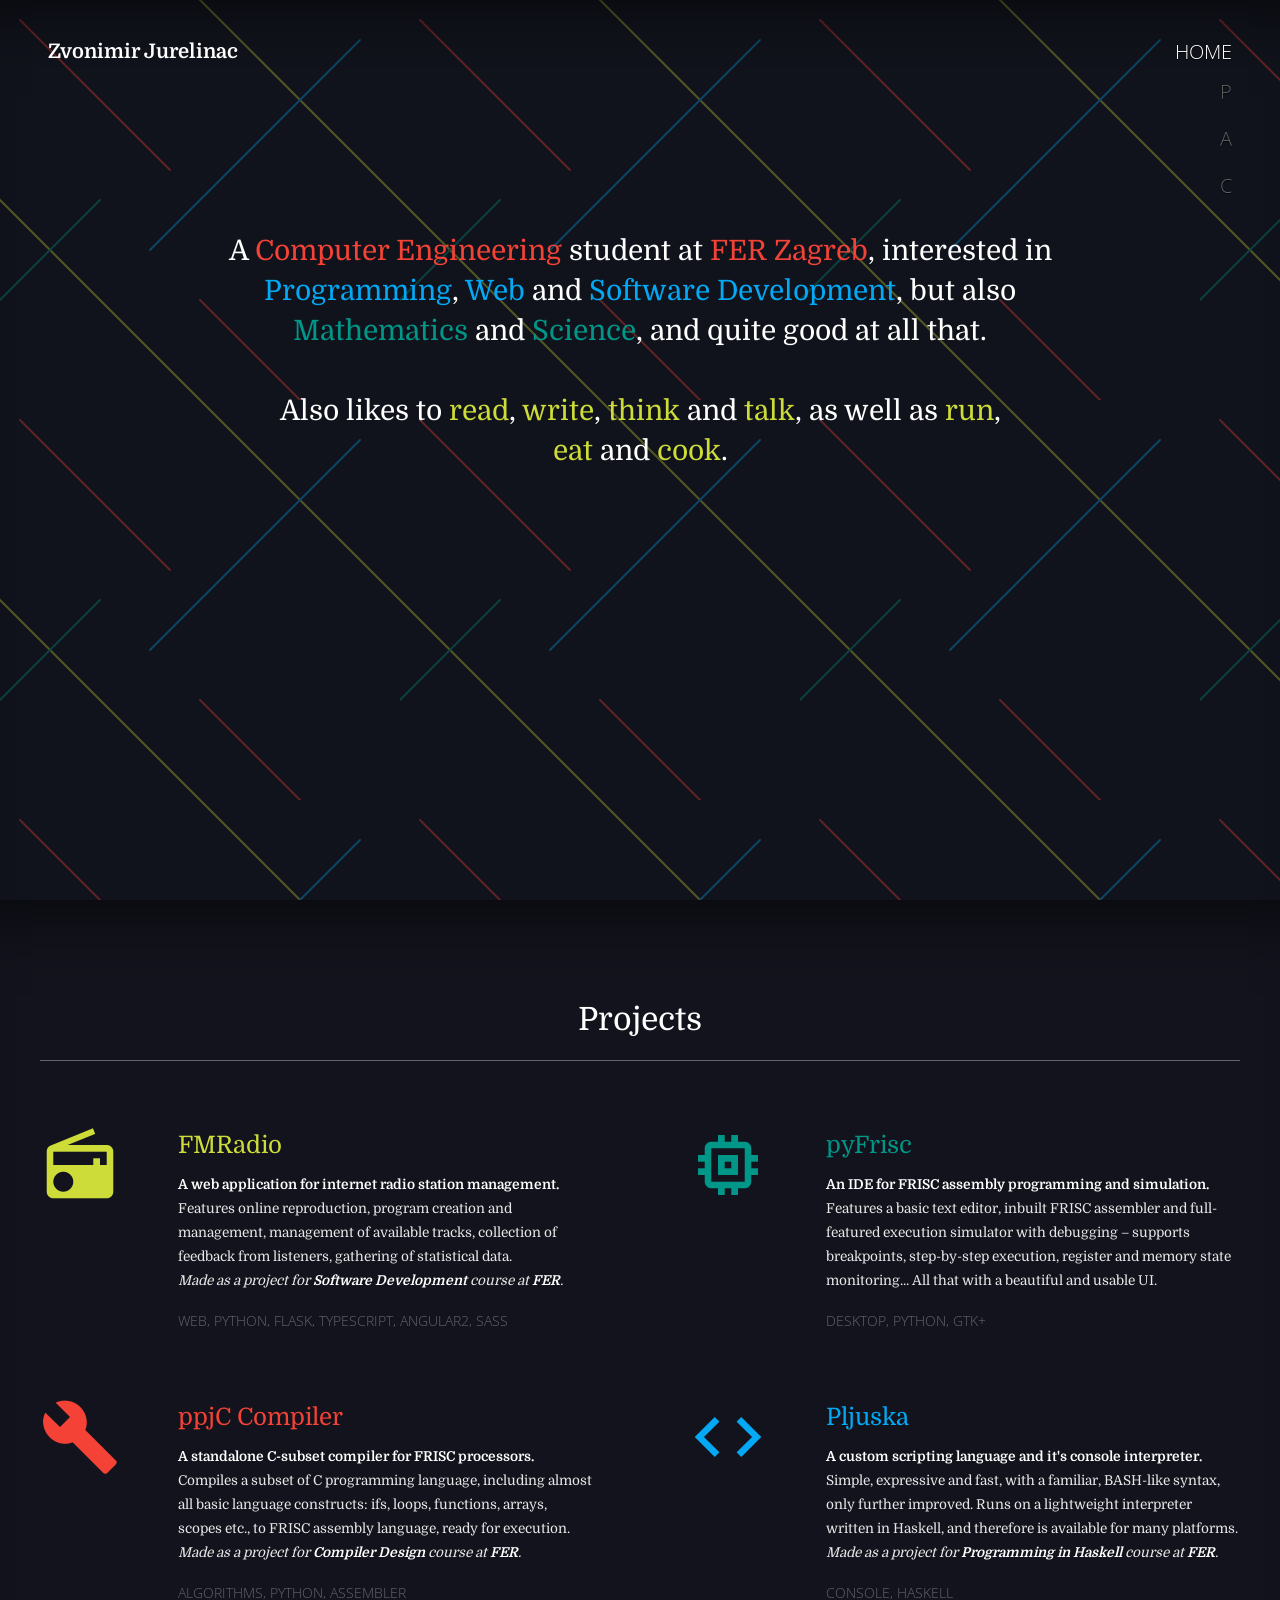
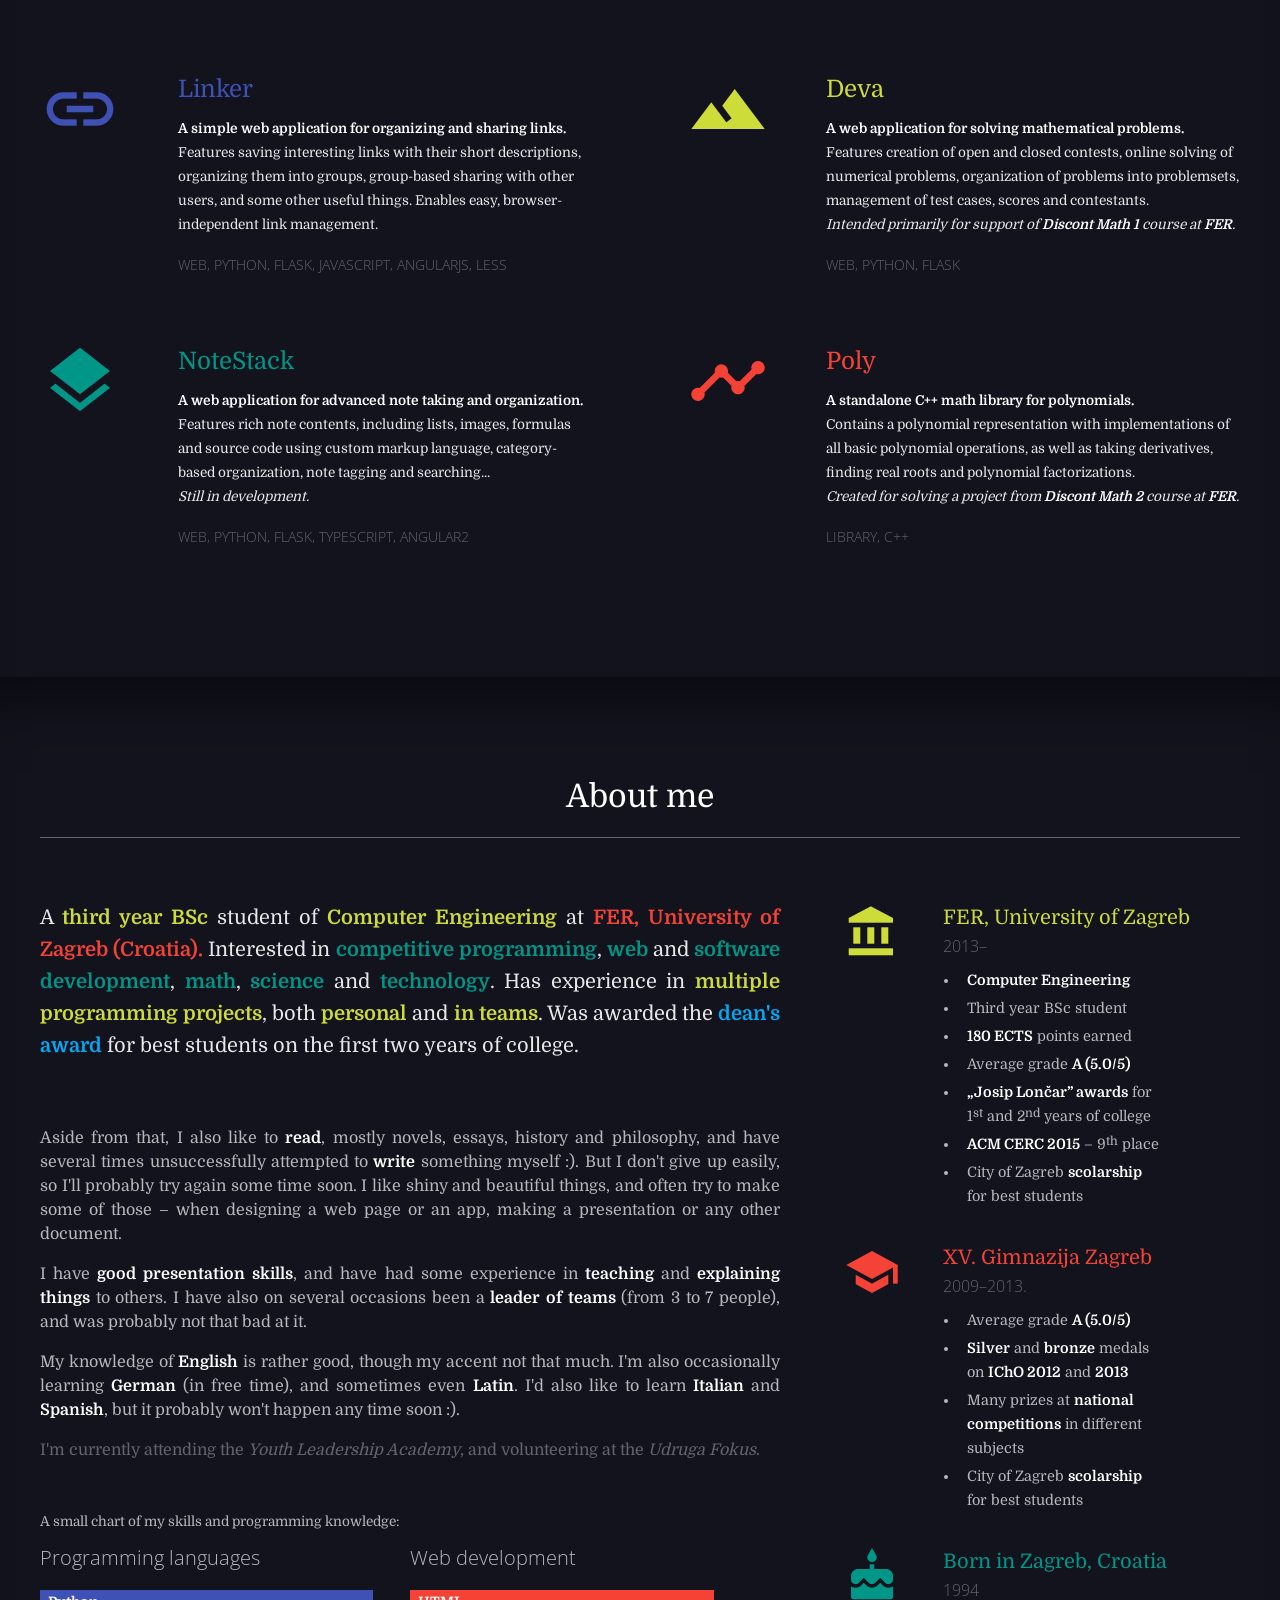
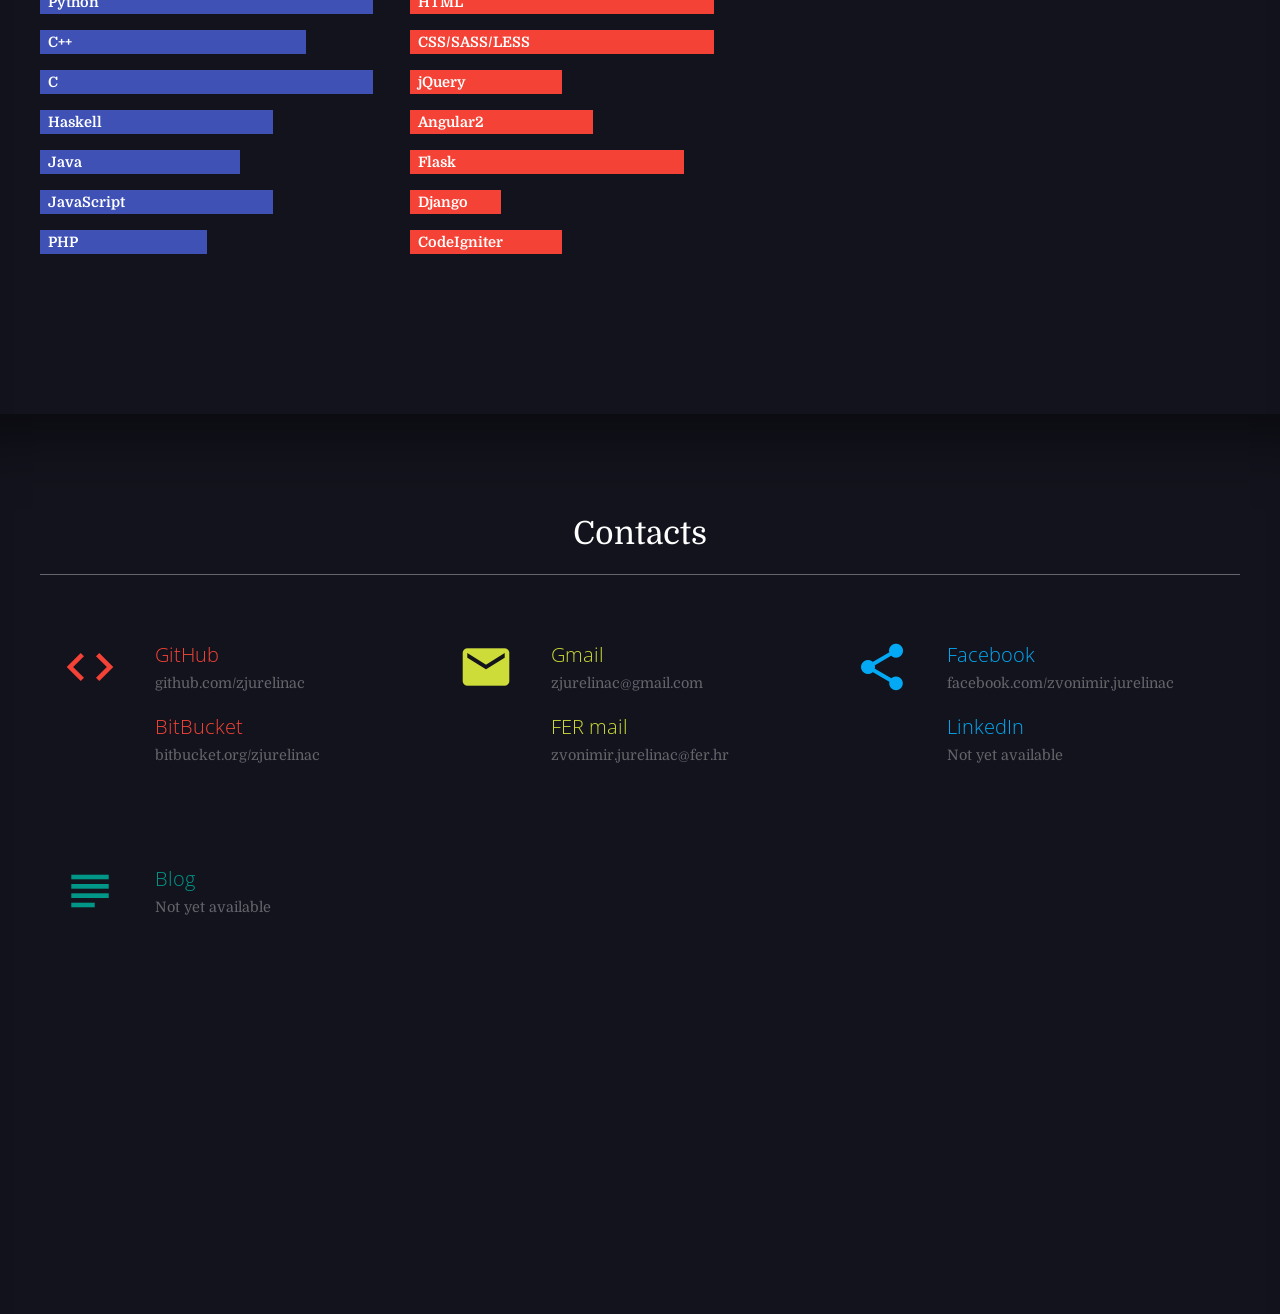
<file: index.html>
<!DOCTYPE html>
<html>
<head>
    <meta charset="UTF-8">
    <title>Zvonimir Jurelinac &ndash; Personal web page</title>
    <link href='https://fonts.googleapis.com/css?family=Open+Sans:300' rel='stylesheet' type='text/css'>
    <link href='https://fonts.googleapis.com/css?family=Domine:400,700&subset=latin,latin-ext' rel='stylesheet' type='text/css'>
    <link rel="stylesheet" href="https://fonts.googleapis.com/icon?family=Material+Icons">
    <link rel="stylesheet" href="./css/default.css">
    <script src="https://code.jquery.com/jquery-1.12.0.min.js"></script>
    <script>
        $( document ).ready( function(){
            var projectsStart = $( '#projects_section' ).offset().top;
            var aboutStart = $( '#about_section' ).offset().top;
            var contactsStart = $( '#contacts_section' ).offset().top;

            var navLinks = $( '.c-primary-nav__item' );

            var homeLink = $( '#home_link' );
            var projectsLink = $( '#projects_link' );
            var aboutLink = $( '#about_link' );
            var contactsLink = $( '#contacts_link' );

            console.log( [ projectsStart, aboutStart, contactsStart ] );

            var getActiveSection = function(){
                var fromTop = $( window ).scrollTop();

                navLinks.removeClass( 'is-active' );

                if( fromTop < projectsStart )
                    homeLink.addClass( 'is-active' );
                else if( fromTop < aboutStart )
                    projectsLink.addClass( 'is-active' );
                else if( fromTop < contactsStart )
                    aboutLink.addClass( 'is-active' );
                else
                    contactsLink.addClass( 'is-active' );
            }
            $( window ).scroll( getActiveSection );
        });
    </script>
</head>
<body>
    <header class="c-primary-header">
        <div class="c-page-title">Zvonimir Jurelinac</div>
    </header>
    <nav class="c-primary-nav">
        <ul>
            <li class="c-primary-nav__item o-emph-text is-active" id="home_link"><a href="#home_section">Home</a></li>
            <li class="c-primary-nav__item o-emph-text" id="projects_link"><a href="#projects_section">Projects</a></li>
            <li class="c-primary-nav__item o-emph-text" id="about_link"><a href="#about_section">About</a></li>
            <li class="c-primary-nav__item o-emph-text" id="contacts_link"><a href="#contacts_section">Contacts</a></li>
        </ul>
    </nav>
    <div class="o-site-section c-heading-section" id="home_section">
        <div class="o-grid-container o-site-section-container">
            <h2 class="c-heading-section__text">
                A <span class="o-stand-out-one">Computer Engineering</span> student at <span class="o-stand-out-one">FER Zagreb</span>,
                interested in <span class="o-stand-out-two">Programming</span>,
                <span class="o-stand-out-two">Web</span> and <span class="o-stand-out-two">Software Development</span>,
                but also <span class="o-stand-out-three">Mathematics</span>
                and <span class="o-stand-out-three">Science</span>,
                and quite good at all that.
                <br><br>
                Also likes to <span class="o-stand-out-four">read</span>,
                <span class="o-stand-out-four">write</span>,
                <span class="o-stand-out-four">think</span> and
                <span class="o-stand-out-four">talk</span>,
                as well as <span class="o-stand-out-four">run</span>,
                <br>
                <span class="o-stand-out-four">eat</span> and
                <span class="o-stand-out-four">cook</span>.</h2>
        </div>
    </div>
    <div class="o-site-section c-projects-section" id="projects_section">
        <div class="o-grid-container o-site-section-container">
            <h1 class="o-site-section__title">Projects</h1>
            <div class="o-site-section__content">
                <div class="c-projects-list">
                    <div class="c-project__wrapper">
                        <div class="c-project">
                            <div class="o-col-alpha o-col-1-4">
                                <div class="c-project__logo">&#xE03E;</div>
                            </div>
                            <div class="o-col-beta o-col-3-4 c-project__body">
                                <h3 class="c-project__name"><a href="http://fmpostaja.tk" class="o-stand-out-four">FMRadio</a></h3>
                                <div class="c-project__descr">
                                    <p><b>A web application for internet radio station management.</b><br>
                                    Features online reproduction, program creation and management, management of available tracks, collection of feedback from listeners, gathering of statistical data.<br> <i>Made as a project for <b>Software Development</b> course at <b>FER</b>.</i>
                                   </p>
                                </div>
                                <div class="c-project__reqs">Web, Python, Flask, TypeScript, Angular2, SASS</div>
                            </div>
                        </div>
                    </div>
                    <div class="c-project__wrapper">
                        <div class="c-project">
                            <div class="o-col-alpha o-col-1-4">
                                <div class="c-project__logo">&#xE322;</div>
                            </div>
                            <div class="o-col-beta o-col-3-4 c-project__body">
                                <h3 class="c-project__name"><a href="https://github.com/zjurelinac/pyFrisc" class="o-stand-out-three">pyFrisc</a></h3>
                                <div class="c-project__descr">
                                    <p><b>An IDE for FRISC assembly programming and simulation.</b><br>
                                    Features a basic text editor, inbuilt FRISC assembler and full-featured execution simulator with debugging &ndash; supports breakpoints, step-by-step execution, register and memory state monitoring... All that with a beautiful and usable UI.</p>
                                </div>
                                <div class="c-project__reqs">Desktop, Python, Gtk+</div>
                            </div>
                        </div>
                    </div>
                    <div class="c-project__wrapper">
                        <div class="c-project">
                            <div class="o-col-alpha o-col-1-4">
                                <div class="c-project__logo">&#xE869;</div>
                            </div>
                            <div class="o-col-beta o-col-3-4 c-project__body">
                                <h3 class="c-project__name"><a href="https://github.com/PPJ-Grupa/PPJ" class="o-stand-out-one">ppjC Compiler</a></h3>
                                <div class="c-project__descr">
                                    <p><b>A standalone C-subset compiler for FRISC processors.</b><br>
                                    Compiles a subset of C programming language, including almost all basic language constructs: ifs, loops, functions, arrays, scopes etc., to FRISC assembly language, ready for execution. <br>
                                    <i>Made as a project for <b>Compiler Design</b> course at <b>FER</b>.</i></p>
                                </div>
                                <div class="c-project__reqs">Algorithms, Python, Assembler</div>
                            </div>
                        </div>
                    </div>
                    <div class="c-project__wrapper">
                        <div class="c-project">
                            <div class="o-col-alpha o-col-1-4">
                                <div class="c-project__logo">&#xE86F;</div>
                            </div>
                            <div class="o-col-beta o-col-3-4 c-project__body">
                                <h3 class="c-project__name"><a href="http://zjurelinac.github.io/Pljuska/" class="o-stand-out-two">Pljuska</a></h3>
                                <div class="c-project__descr">
                                    <p><b>A custom scripting language and it's console interpreter.</b><br>
                                    Simple, expressive and fast, with a familiar, BASH-like syntax, only further improved.
                                    Runs on a lightweight interpreter written in Haskell, and therefore is available for many platforms.<br>
                                    <i>Made as a project for <b>Programming in Haskell</b> course at <b>FER</b>.</i></p>
                                </div>
                                <div class="c-project__reqs">Console, Haskell</div>
                            </div>
                        </div>
                    </div>
                    <div class="c-project__wrapper">
                        <div class="c-project">
                            <div class="o-col-alpha o-col-1-4">
                                <div class="c-project__logo">&#xE157;</div>
                            </div>
                            <div class="o-col-beta o-col-3-4 c-project__body">
                                <h3 class="c-project__name"><a href="http://linker-pyhost.rhcloud.com" class="o-stand-out-five">Linker</a></h3>
                                <div class="c-project__descr">
                                    <p><b>A simple web application for organizing and sharing links.</b><br>
                                    Features saving interesting links with their short descriptions, organizing them into groups, group-based sharing with other users, and some other useful things. Enables easy, browser-independent link management.</p>
                                </div>
                                <div class="c-project__reqs">Web, Python, Flask, JavaScript, AngularJS, LESS</div>
                            </div>
                        </div>
                    </div>
                    <div class="c-project__wrapper">
                        <div class="c-project">
                            <div class="o-col-alpha o-col-1-4">
                                <div class="c-project__logo">&#xE3F7;</div>
                            </div>
                            <div class="o-col-beta o-col-3-4 c-project__body">
                                <h3 class="c-project__name"><a href="" class="o-stand-out-four">Deva</a></h3>
                                <div class="c-project__descr">
                                    <p><b>A web application for solving mathematical problems.</b><br>
                                    Features creation of open and closed contests, online solving of numerical problems, organization of problems into problemsets, management of test cases, scores and contestants.<br>
                                    <i>Intended primarily for support of <b>Discont Math 1</b> course at <b>FER</b>.</i>
                                    </p>
                                </div>
                                <div class="c-project__reqs">Web, Python, Flask</div>
                            </div>
                        </div>
                    </div>
                    <div class="c-project__wrapper">
                        <div class="c-project">
                            <div class="o-col-alpha o-col-1-4">
                                <div class="c-project__logo">&#xE53B;</div>
                            </div>
                            <div class="o-col-beta o-col-3-4 c-project__body">
                                <h3 class="c-project__name"><a href="" class="o-stand-out-three">NoteStack</a></h3>
                                <div class="c-project__descr">
                                    <p><b>A web application for advanced note taking and organization.</b><br>
                                    Features rich note contents, including lists, images, formulas and source code using custom markup language, category- based organization, note tagging and searching...<br>
                                    <i>Still in development.</i></p>
                                </div>
                                <div class="c-project__reqs">Web, Python, Flask, TypeScript, Angular2</div>
                            </div>
                        </div>
                    </div>
                    <div class="c-project__wrapper">
                        <div class="c-project">
                            <div class="o-col-alpha o-col-1-4">
                                <div class="c-project__logo">&#xE922;</div>
                            </div>
                            <div class="o-col-beta o-col-3-4 c-project__body">
                                <h3 class="c-project__name"><a href="https://github.com/zjurelinac/Poly" class="o-stand-out-one">Poly</a></h3>
                                <div class="c-project__descr">
                                    <p><b>A standalone C++ math library for polynomials.</b><br>
                                    Contains a polynomial representation with implementations of all basic polynomial operations, as well as taking derivatives, finding real roots and polynomial factorizations.<br>
                                    <i>Created for solving a project from <b>Discont Math 2</b> course at <b>FER</b>.</i></p>
                                </div>
                                <div class="c-project__reqs">Library, C++</div>
                            </div>
                        </div>
                    </div>
                </div>
            </div>
        </div>
    </div>
    <div class="o-site-section c-about-section" id="about_section">
        <div class="o-grid-container o-site-section-container">
            <h1 class="o-site-section__title">About me</h1>
            <div class="o-site-section__content o-grid-container">
                <div class="o-col-alpha o-col-2-3 c-personal-info">
                    <div class="o-box o-content-box c-basic">
                        <p>A <b class="o-stand-out-four">third year BSc</b> student of <b class="o-stand-out-four">Computer Engineering</b> at <b class="o-stand-out-one">FER, University of Zagreb (Croatia).</b>
                        Interested in <b class="o-stand-out-three">competitive programming</b>, <b class="o-stand-out-three">web</b> and <b class="o-stand-out-three">software development</b>, <b class="o-stand-out-three">math</b>, <b class="o-stand-out-three">science</b> and <b class="o-stand-out-three">technology</b>.
                        Has experience in  <b class="o-stand-out-four">multiple programming projects</b>, both <b class="o-stand-out-four">personal</b> and <b class="o-stand-out-four">in teams</b>.
                        Was awarded the <b class="o-stand-out-two">dean's award</b> for best students on the first two years of college.</p>
                    </div>
                    <div class="o-box o-content-box c-extra">
                        <p>Aside from that, I also like to <b>read</b>, mostly novels, essays, history and philosophy, and have several times unsuccessfully attempted to <b>write</b> something myself :). But I don't give up easily, so I'll probably try again some time soon. I like shiny and beautiful things, and often try to make some of those &ndash; when designing a web page or an app, making a presentation or any other document.</p>
                        <p>I have <b>good presentation skills</b>, and have had some experience in <b>teaching</b> and
                        <b>explaining things</b> to others. I have also on several occasions been a <b>leader of teams</b> (from 3 to 7 people), and was probably not that bad at it.</p>
                        <p>My knowledge of <b>English</b> is rather good, though my accent not that much. I'm also occasionally learning <b>German</b> (in free time), and sometimes even <b>Latin</b>. I'd also like to learn <b>Italian</b> and <b>Spanish</b>, but it probably won't happen any time soon :).</p>
                        <p class="o-dim-text">I'm currently attending the <i>Youth Leadership Academy</i>, and volunteering at the <i>Udruga Fokus</i>.</p>
                        <div class="o-container c-skills">
                            <p class="c-skills-caption">A small chart of my skills and programming knowledge:</p>
                            <div class="o-col-1-2">
                                <h5>Programming languages</h5>
                                <ul class="c-skill-list">
                                    <li class="c-skill-item o-stand-out-five">
                                        <div class="c-skill-item__name">Python</div>
                                        <div class="c-skill-item__bar is-bar-100"></div>
                                    </li>
                                    <li class="c-skill-item o-stand-out-five">
                                        <div class="c-skill-item__name">C++</div>
                                        <div class="c-skill-item__bar is-bar-80"></div>
                                    </li>
                                    <li class="c-skill-item o-stand-out-five">
                                        <div class="c-skill-item__name">C</div>
                                        <div class="c-skill-item__bar is-bar-100"></div>
                                    </li>
                                    <li class="c-skill-item o-stand-out-five">
                                        <div class="c-skill-item__name">Haskell</div>
                                        <div class="c-skill-item__bar is-bar-70"></div>
                                    </li>
                                    <li class="c-skill-item o-stand-out-five">
                                        <div class="c-skill-item__name">Java</div>
                                        <div class="c-skill-item__bar is-bar-60"></div>
                                    </li>
                                    <li class="c-skill-item o-stand-out-five">
                                        <div class="c-skill-item__name">JavaScript</div>
                                        <div class="c-skill-item__bar is-bar-70"></div>
                                    </li>
                                    <li class="c-skill-item o-stand-out-five">
                                        <div class="c-skill-item__name">PHP</div>
                                        <div class="c-skill-item__bar is-bar-50"></div>
                                    </li>
                                </ul>
                            </div>
                            <div class="o-col-1-2">
                                <h5>Web development</h5>
                                <div class="c-skills-list">
                                    <div class="c-skill-item o-stand-out-one">
                                        <div class="c-skill-item__name">HTML</div>
                                        <div class="c-skill-item__bar is-bar-100"></div>
                                    </div>
                                    <div class="c-skill-item o-stand-out-one">
                                        <div class="c-skill-item__name">CSS/SASS/LESS</div>
                                        <div class="c-skill-item__bar is-bar-100"></div>
                                    </div>
                                    <div class="c-skill-item o-stand-out-one">
                                        <div class="c-skill-item__name">jQuery</div>
                                        <div class="c-skill-item__bar is-bar-50"></div>
                                    </div>
                                    <div class="c-skill-item o-stand-out-one">
                                        <div class="c-skill-item__name">Angular2</div>
                                        <div class="c-skill-item__bar is-bar-60"></div>
                                    </div>
                                    <div class="c-skill-item o-stand-out-one">
                                        <div class="c-skill-item__name">Flask</div>
                                        <div class="c-skill-item__bar is-bar-90"></div>
                                    </div>
                                    <div class="c-skill-item o-stand-out-one">
                                        <div class="c-skill-item__name">Django</div>
                                        <div class="c-skill-item__bar is-bar-30"></div>
                                    </div>
                                    <div class="c-skill-item o-stand-out-one">
                                        <div class="c-skill-item__name">CodeIgniter</div>
                                        <div class="c-skill-item__bar is-bar-50"></div>
                                    </div>
                                </div>
                            </div>
                        </div>
                    </div>
                </div>
                <div class="o-col-beta o-col-1-3">
                    <div class="o-box o-emph-box c-timeline">
                        <div class="o-small-box c-timeline-box">
                            <div class="o-col-alpha o-col-1-4">
                                <div class="c-timeline-box__icon o-stand-out-four">&#xE84F;</div>
                            </div>
                            <div class="o-col-beta o-col-3-4">
                                <h4 class="c-timeline-box__name o-stand-out-four">FER, University of Zagreb</h4>
                                <div class="c-timeline-box__time">2013&ndash;</div>
                                <ul class="c-timeline-box__items">
                                    <li class = "c-timeline-box__item"><b>Computer Engineering</b></li>
                                    <li class = "c-timeline-box__item">Third year BSc student</li>
                                    <li class = "c-timeline-box__item"><b>180 ECTS</b> points earned</li>
                                    <li class = "c-timeline-box__item">Average grade <b>A (5.0/5)</b></li>
                                    <li class = "c-timeline-box__item"><b>&bdquo;Josip Lončar&rdquo; awards</b> for <br>1<sup>st</sup> and 2<sup>nd</sup> years of college</li>
                                    <li class="c-timeline-box__item"><b>ACM CERC 2015</b> &ndash; 9<sup>th</sup> place</li>
                                    <li class="c-timeline-box__item">City of Zagreb <b>scolarship</b><br> for best students</li>
                                </ul>
                            </div>
                        </div>
                        <div class="o-small-box c-timeline-box">
                            <div class="o-col-alpha o-col-1-4">
                                <div class="c-timeline-box__icon o-stand-out-one">&#xE80C;</div>
                            </div>
                            <div class="o-col-beta o-col-3-4">
                                <h4 class="c-timeline-box__name o-stand-out-one">XV. Gimnazija Zagreb</h4>
                                <div class="c-timeline-box__time">2009&ndash;2013.</div>
                                <ul class="c-timeline-box__items">
                                    <li class="c-timeline-box__item">Average grade <b>A (5.0/5)</b></li>
                                    <li class="c-timeline-box__item"><b>Silver</b> and <b>bronze</b> medals<br> on <b>IChO 2012</b> and <b>2013</b></li>
                                    <li class="c-timeline-box__item">Many prizes at <b>national<br> competitions</b> in different<br> subjects</li>
                                    <li class="c-timeline-box__item">City of Zagreb <b>scolarship</b><br> for best students</li>
                                </ul>
                            </div>
                        </div>
                        <div class="o-small-box c-timeline-box">
                            <div class="o-col-alpha o-col-1-4">
                                <div class="c-timeline-box__icon o-stand-out-three">&#xE7E9;</div>
                            </div>
                            <div class="o-col-beta o-col-3-4">
                                <h4 class="c-timeline-box__name o-stand-out-three">Born in Zagreb, Croatia</h4>
                                <div class="c-timeline-box__time">1994</div>
                            </div>
                        </div>
                    </div>
                </div>
            </div>
        </div>
    </div>
    <div class="o-site-section c-contacts-section" id="contacts_section">
        <div class="o-grid-container o-site-section-container">
            <h1 class="o-site-section__title">Contacts</h1>
            <div class="o-site-section__content o-grid-container">
                <div class="o-col-1-3 c-contacts-box c-contacts-box--code">
                    <div class="o-col-alpha o-col-1-4">
                        <div class="c-contacts-box__icon o-stand-out-one">&#xE86F;</div>
                    </div>
                    <div class="o-col-beta o-col-3-4">
                        <div class="o-smallest-box c-contact-item">
                            <h5 class="c-contact-item__name o-stand-out-one">GitHub</h5>
                            <a href="https://github.com/zjurelinac" class="c-contact-item__link">github.com/zjurelinac</a>
                        </div>
                        <div class="o-smallest-box c-contact-item">
                            <h5 class="c-contact-item__name o-stand-out-one">BitBucket</h5>
                            <a href="https://bitbucket.org/zjurelinac" class="c-contact-item__link">bitbucket.org/zjurelinac</a>
                        </div>
                    </div>
                </div>
                <div class="o-col-1-3 c-contacts-box c-contacts-box--code">
                    <div class="o-col-alpha o-col-1-4">
                        <div class="c-contacts-box__icon o-stand-out-four">&#xE158;</div>
                    </div>
                    <div class="o-col-beta o-col-3-4">
                        <div class="o-smallest-box c-contact-item">
                            <h5 class="c-contact-item__name o-stand-out-four">Gmail</h5>
                            <a href="" class="c-contact-item__link">zjurelinac@gmail.com</a>
                        </div>
                        <div class="o-smallest-box c-contact-item">
                            <h5 class="c-contact-item__name o-stand-out-four">FER mail</h5>
                            <a href="" class="c-contact-item__link">zvonimir.jurelinac@fer.hr</a>
                        </div>
                    </div>
                </div>
                <div class="o-col-1-3 c-contacts-box c-contacts-box--social">
                    <div class="o-col-alpha o-col-1-4">
                        <div class="c-contacts-box__icon o-stand-out-two">&#xE80D;</div>
                    </div>
                    <div class="o-col-beta o-col-3-4">
                        <div class="o-smallest-box c-contact-item">
                            <h5 class="c-contact-item__name o-stand-out-two">Facebook</h5>
                            <a href="https://www.facebook.com/zvonimir.jurelinac" class="c-contact-item__link">facebook.com/zvonimir.jurelinac</a>
                        </div>
                        <div class="o-small-box c-contact-item">
                            <h5 class="c-contact-item__name o-stand-out-two">LinkedIn</h5>
                            <span class="c-contact-item__link">Not yet available</span>
                        </div>
                    </div>
                </div>
                <div class="o-col-1-3 c-contacts-box c-contacts-box--blog">
                    <div class="o-col-alpha o-col-1-4">
                        <div class="c-contacts-box__icon o-stand-out-three">&#xE8D2;</div>
                    </div>
                    <div class="o-col-beta o-col-3-4">
                        <div class="o-smallest-box c-contact-item">
                            <h5 class="c-contact-item__name o-stand-out-three">Blog</h5>
                            <span class="c-contact-item__link">Not yet available</span>
                        </div>
                    </div>
                </div>
            </div>
        </div>
    </div>
</body>
</html>
</file>
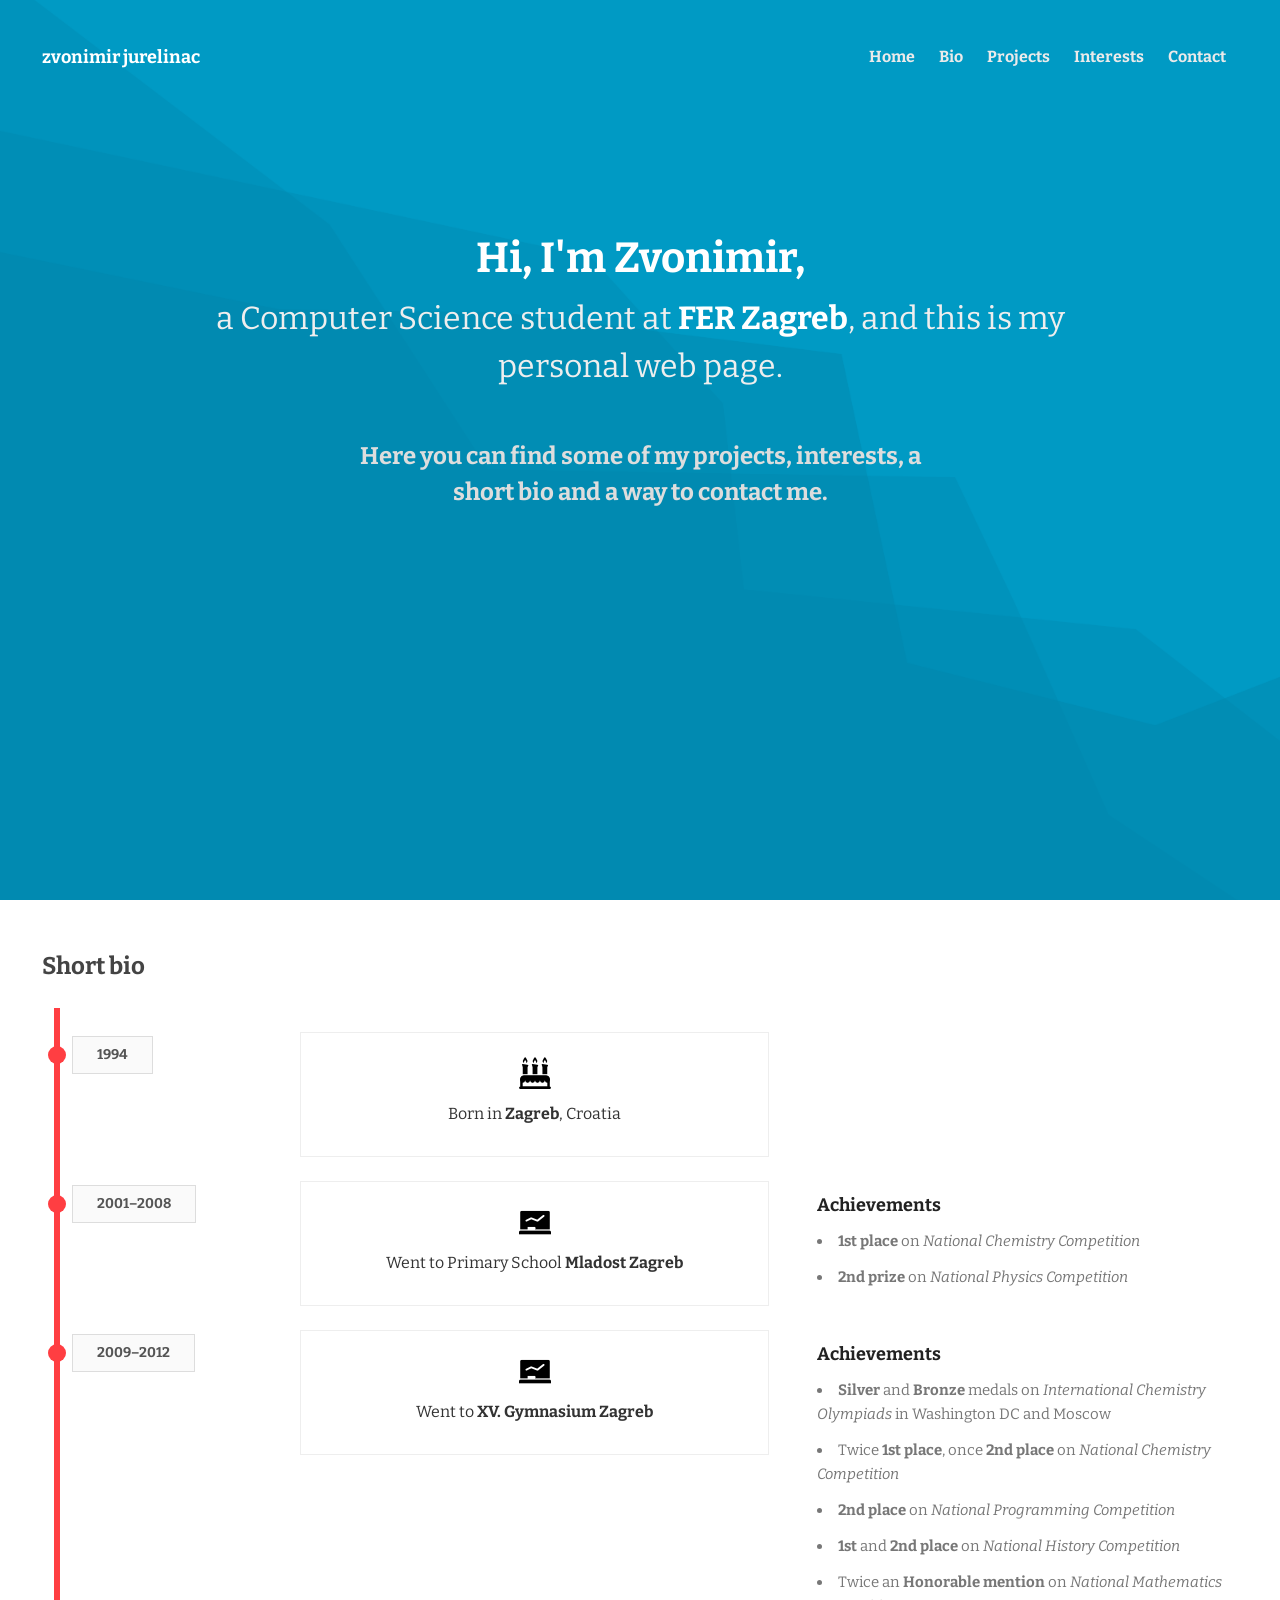
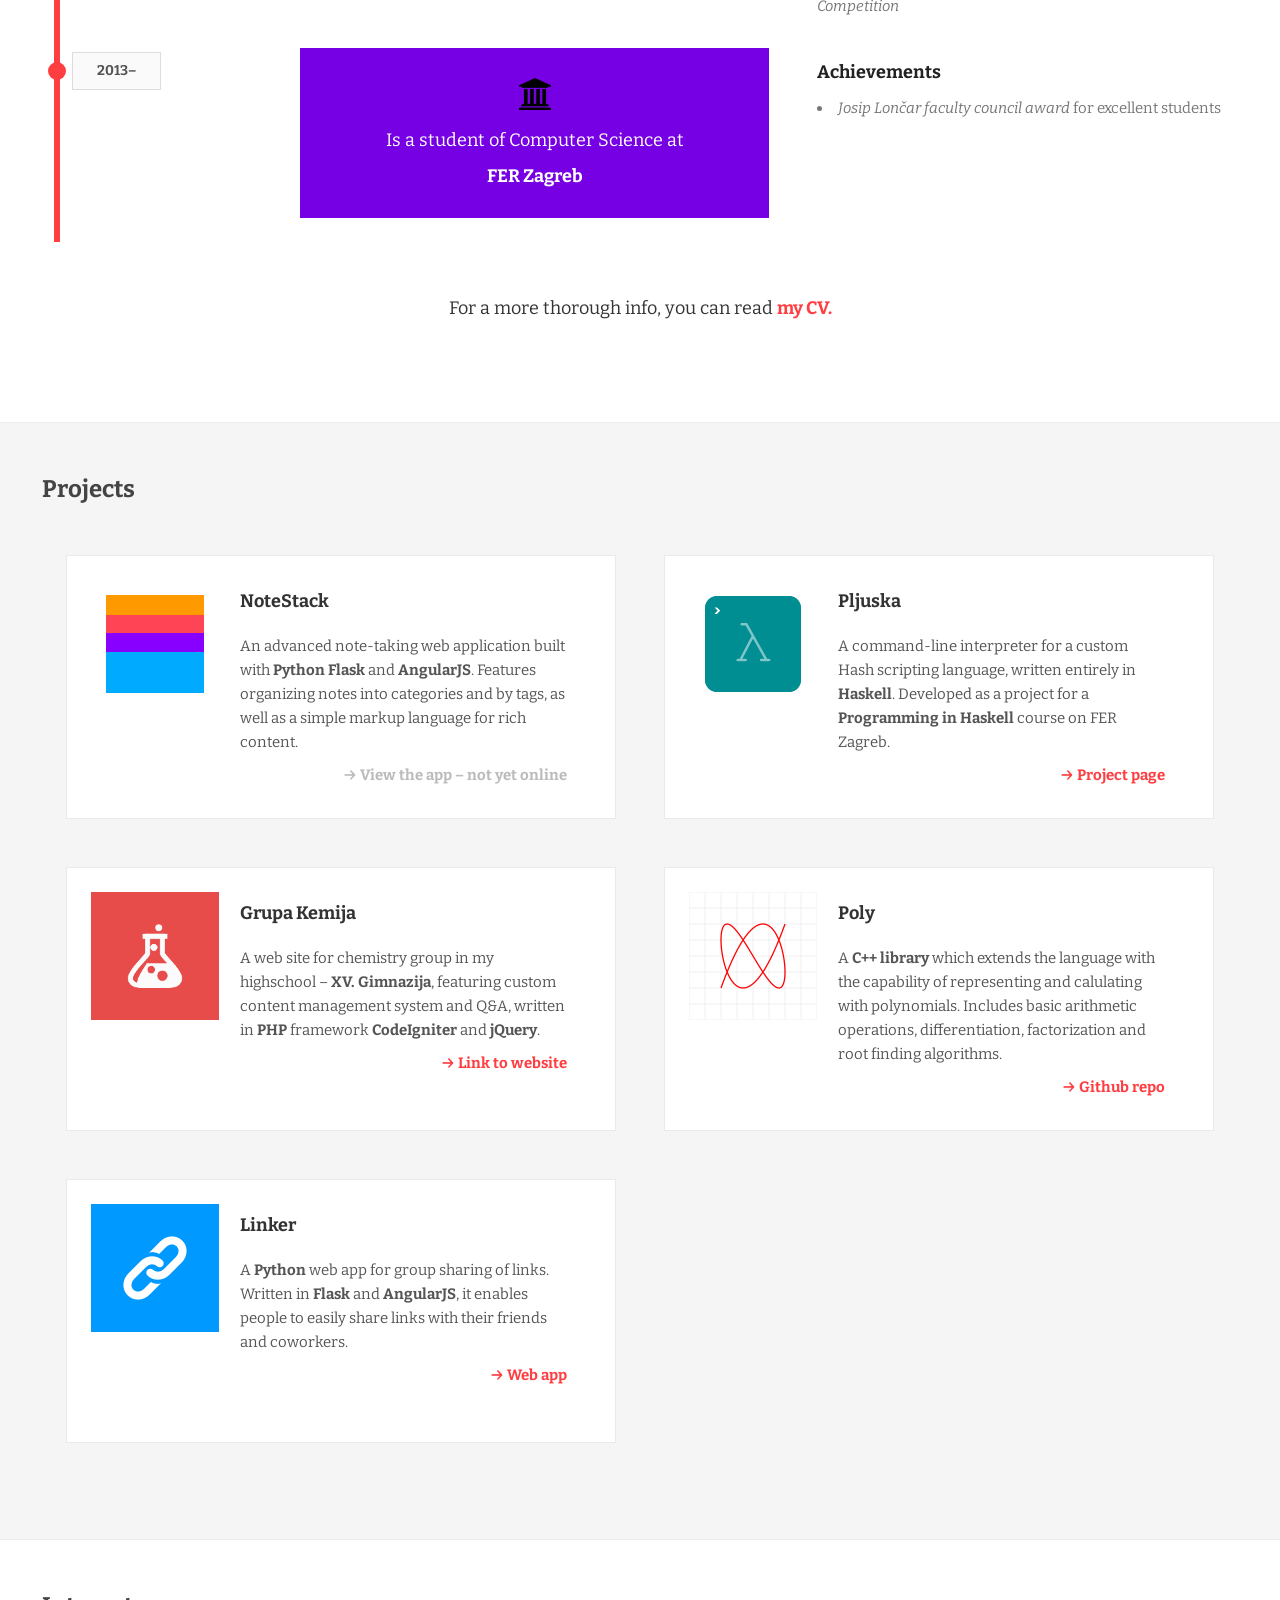
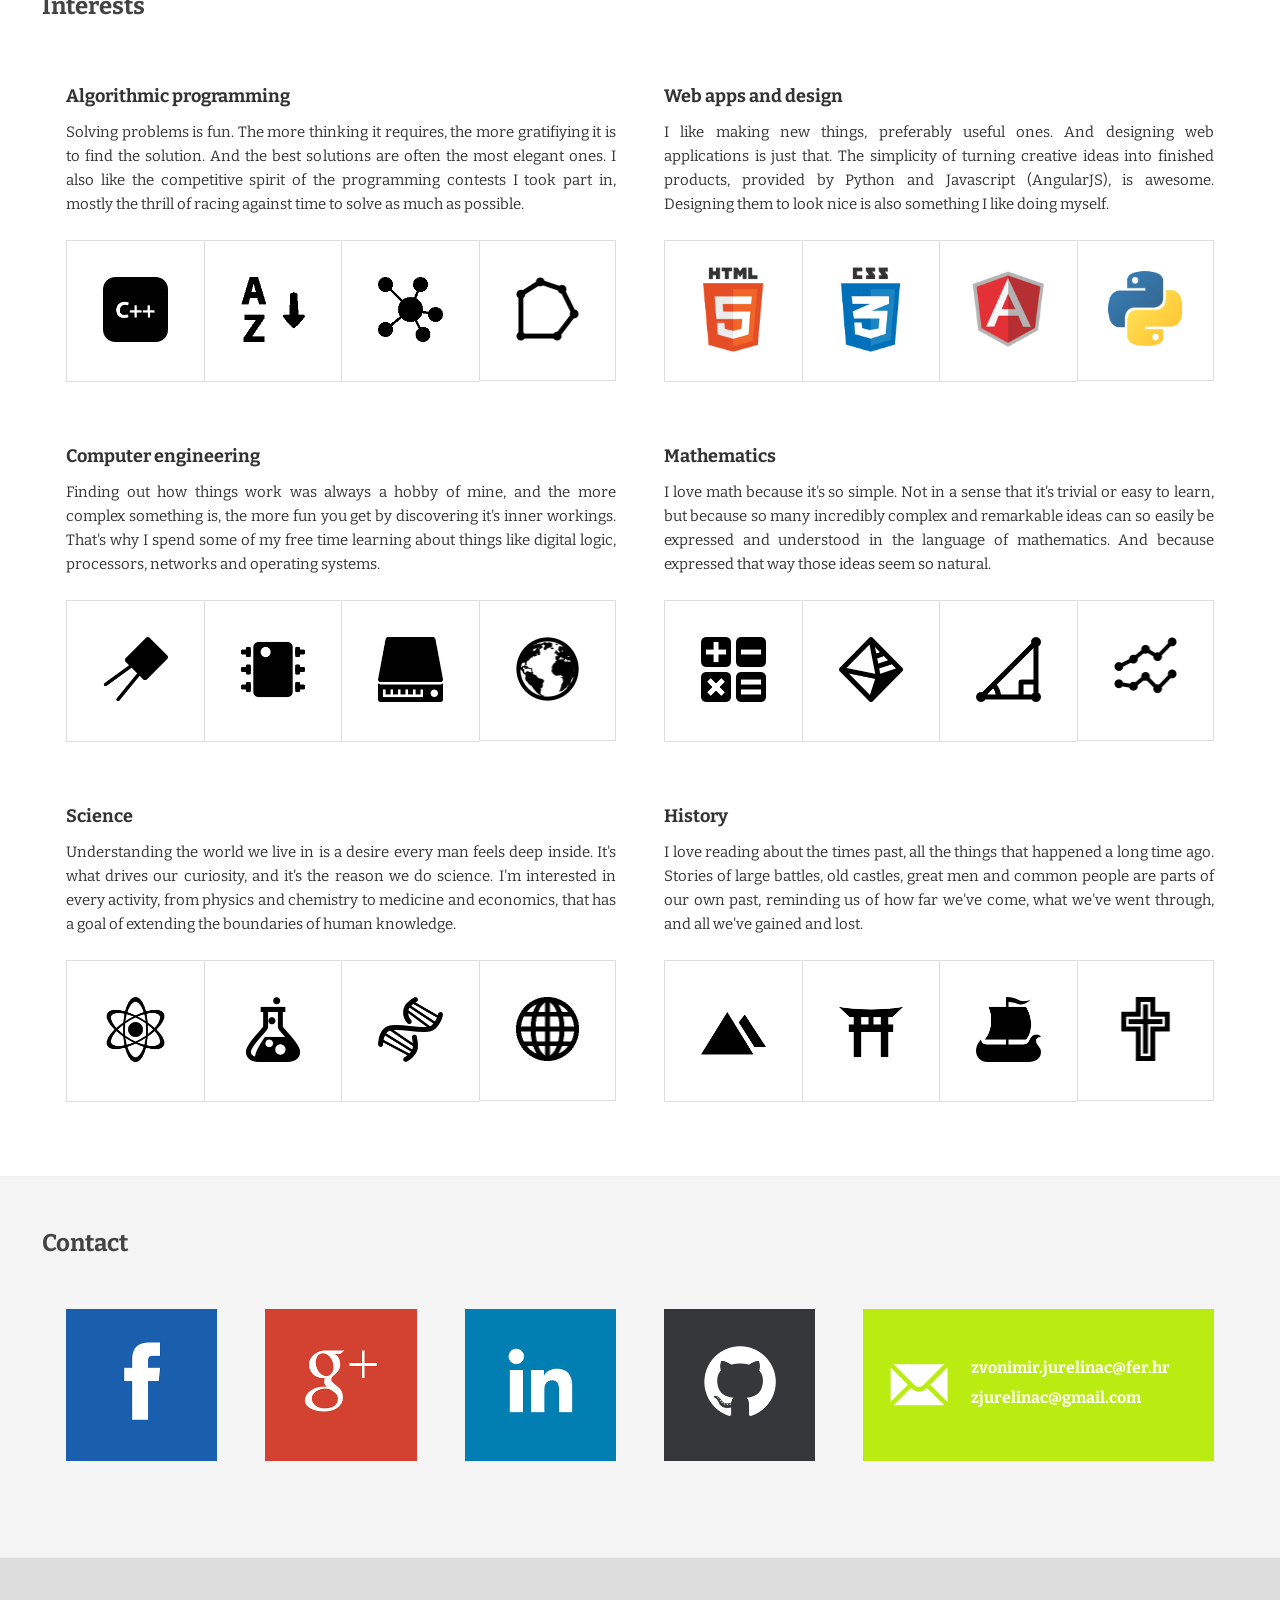
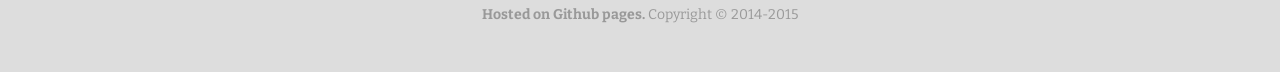
<file: old/index.html>
<!DOCTYPE html>
<html>
<head>
    <meta charset = "UTF-8"/>
    <title>Zvonimir Jurelinac &ndash; Personal Web</title>
    <link rel = "stylesheet/less" href = "./css/default.less"/>
    <script src = "./js/less.min.js"></script>
</head>
<body>
    <header class = "main-header">
        <div class = "header-top">
            <div class = "content-wrapper">
                <div class = "title">
                    <h5>zvonimir jurelinac</h5>
                </div>
                <nav class = "top-nav">
                    <ul>
                        <li><a href = "#">Home</a></li>
                        <li><a href = "#bio">Bio</a></li>
                        <li><a href = "#projects">Projects</a></li>
                        <li><a href = "#interests">Interests</a></li>
                        <li><a href = "#contact">Contact</a></li>
                    </ul>
                </nav>
            </div>
        </div>
        <div class = "content-wrapper">
            <div class = "home-section">
                <h1>
                    <span class = "first-line"><b>Hi, I'm Zvonimir,</b></span>
                    a Computer Science student at <b>FER Zagreb</b>, and this is my personal web page.</h1>
                <h2>Here you can find some of my projects, interests, a short bio and a way to contact me.</h2>
            </div>
        </div>
    </header>

    <section class = "page-section" id = "bio">
        <div class = "content-wrapper">
            <header class = "section-header">
                <h2>Short bio</h2>
            </header>
            <div class = "content-center">
                <div class = "item-group">
                    <aside>
                        1994
                    </aside>
                    <header class = "group-info">
                        <img src = "./img/32/birthday-32.png"/>
                        <p>Born in <b>Zagreb</b>, Croatia</p>
                    </header>
                </div>
                <div class = "item-group">
                    <aside>
                        2001&ndash;2008
                    </aside>
                    <header class = "group-info">
                        <img src = "./img/32/class-32.png"/>
                        <p>Went to Primary School <b>Mladost Zagreb</b></p>
                    </header>
                    <article class = "group-extra">
                        <h4>Achievements</h4>
                        <ul>
                            <li><b>1<sup>st</sup> place</b> on <em>National Chemistry Competition</em></li>
                            <li><b>2<sup>nd</sup> prize</b> on <em>National Physics Competition</em></li>
                        </ul>
                    </article>
                </div>
                <div class = "item-group">
                    <aside>
                        2009&ndash;2012
                    </aside>
                    <header class = "group-info">
                        <img src = "./img/32/class-32.png"/>
                        <p>Went to <b>XV. Gymnasium Zagreb</b></p>
                    </header>
                    <article class = "group-extra">
                        <h4>Achievements</h4>
                        <ul>
                            <li><b>Silver</b> and <b>Bronze</b> medals on <em>International Chemistry Olympiads</em> in Washington DC and Moscow</li>
                            <li>Twice <b>1<sup>st</sup> place</b>, once <b>2<sup>nd</sup> place</b> on <em>National Chemistry Competition</em></li>
                            <li><b>2<sup>nd</sup> place</b> on <em>National Programming Competition</em></li>
                            <li><b>1<sup>st</sup></b> and <b>2<sup>nd</sup> place</b> on <em>National History Competition</em></li>
                            <li>Twice an <b>Honorable mention</b> on <em>National Mathematics Competition</em></li>
                        </ul>
                    </article>
                </div>
                <div class = "item-group active">
                    <aside>
                        2013&ndash;
                    </aside>
                    <header class = "group-info">
                        <img src = "./img/32/university-32.png"/>
                        <p>Is a student of Computer Science at <br/><b>FER Zagreb</b></p>
                    </header>
                    <article class = "group-extra">
                        <h4>Achievements</h4>
                        <ul>
                            <li><em>Josip Lončar faculty council award</em> for excellent students</li>
                        </ul>
                    </article>
                </div>
            </div>
            <div class = "further">
                 <p>For a more thorough info, you can read <a href = "">my CV.</a></p>
            </div>
        </div>
    </section>

    <section class = "page-section" id = "projects">
        <div class = "content-wrapper">
            <header class = "section-header">
                <h2>Projects</h2>
            </header>
            <div class = "section-content">
                <div class = "project-list">
                    <article class = "project">
                        <div class = "inproject">
                            <div class = "project-content">
                                <div class = "project-side">
                                    <img src = "./img/notestack.png"/>
                                </div>
                                <div class = "project-info">
                                    <header class = "project-header">
                                        <h3>NoteStack</h3>
                                    </header>
                                    <p class = "project-descr">An advanced note-taking web application
                                        built with <b>Python Flask</b> and <b>AngularJS</b>.
                                        Features organizing notes into categories and by tags, as well
                                        as a simple markup language for rich content.</p>
                                    <a href = "#" class = "project-link unoperational">View the app &ndash; not yet online</a>
                                </div>
                            </div>
                        </div>
                    </article>
                    <article class = "project">
                        <div class = "inproject">
                            <div class = "project-content">
                                <div class = "project-side">
                                    <img src = "./img/pljuska.png"/>
                                </div>
                                <div class = "project-info">
                                    <header class = "project-header">
                                        <h3>Pljuska</h3>
                                    </header>
                                    <p class = "project-descr">
                                        A command-line interpreter for a custom Hash scripting language,
                                        written entirely in <b>Haskell</b>. Developed as a project for a <b>Programming
                                        in Haskell</b> course on FER Zagreb.
                                    </p>
                                    <a href = "http://zjurelinac.github.com/Pljuska" class = "project-link">Project page</a>
                                </div>
                            </div>
                        </div>
                    </article>
                    <article class = "project">
                        <div class = "inproject">
                            <div class = "project-content">
                                <div class = "project-side">
                                    <img src = "./img/grupakemija.png"/>
                                </div>
                                <div class = "project-info">
                                    <header class = "project-header">
                                        <h3>Grupa Kemija</h3>
                                    </header>
                                    <p class = "project-descr">
                                    A web site for chemistry group in my highschool &ndash; <b>XV. Gimnazija</b>, featuring custom
                                    content management system and Q&amp;A, written in <b>PHP</b> framework <b>CodeIgniter</b> and
                                        <b>jQuery</b>.
                                    </p>
                                    <a href = "http://kemija.tk" class = "project-link">Link to website</a>
                                </div>
                            </div>
                        </div>
                    </article>
                    <article class = "project">
                        <div class = "inproject">
                            <div class = "project-content">
                                <div class = "project-side">
                                    <img src = "./img/poly.png"/>
                                </div>
                                <div class = "project-info">
                                    <header class = "project-header">
                                        <h3>Poly</h3>
                                    </header>
                                    <p class = "project-descr">A <b>C++ library</b> which extends the language
                                    with the capability of representing and calulating with polynomials.
                                    Includes basic arithmetic operations, differentiation, factorization
                                    and root finding algorithms.</p>
                                    <a href = "https://github.com/zjurelinac/Poly" class = "project-link">Github repo</a>
                                </div>
                            </div>
                        </div>
                    </article>
                    <article class = "project">
                        <div class = "inproject">
                            <div class = "project-content">
                                <div class = "project-side">
                                    <img src = "./img/linker.png"/>
                                </div>
                                <div class = "project-info">
                                    <header class = "project-header">
                                        <h3>Linker</h3>
                                    </header>
                                    <p class = "project-descr">A <b>Python</b> web app for group sharing of links.
                                    Written in <b>Flask</b> and <b>AngularJS</b>, it enables people to easily share
                                    links with their friends and coworkers.</p>
                                    <a href = "http://linkerapp.tk" class = "project-link">Web app</a>
                                </div>
                            </div>
                        </div>
                    </article>
                </div>
            </div>
        </div>
    </section>

    <section class = "page-section" id = "interests">
        <div class = "content-wrapper">
            <header class = "section-header">
                <h2>Interests</h2>
            </header>
            <div class = "inside-grid">
                <div class = "inside-col">
                    <div class = "interest">
                        <h3>Algorithmic programming</h3>
                        <p>Solving problems is fun. The more thinking it requires, the more gratifiying
                        it is to find the solution. And the best solutions are often the most elegant ones.
                        I also like the competitive spirit of the programming contests I took part in,
                        mostly the thrill of racing against time to solve as much as possible.</p>
                        <div class = "image-grid">
                            <div class = "image-wrapper"><img src = "./img/icons/cpp-128.png" alt = "" class = ""/></div>
                            <div class = "image-wrapper"><img src = "./img/icons/sort-128.png" alt = "" class = ""/></div>
                            <div class = "image-wrapper"><img src = "./img/icons/mind_map-128.png" alt = "" class = ""/></div>
                            <div class = "image-wrapper"><img src = "./img/icons/polygon-128.png" alt = "" class = ""/></div>
                        </div>
                    </div>
                </div>
                <div class = "inside-col">
                    <div class = "interest">
                        <h3>Web apps and design</h3>
                        <p>I like making new things, preferably useful ones. And designing web applications is just that.
                        The simplicity of turning creative ideas into finished products, provided by Python and Javascript
                        (AngularJS), is awesome. Designing them to look nice is also something I like doing myself.</p>
                        <div class = "image-grid">
                            <div class = "image-wrapper"><img src = "./img/logos/html.png" alt = "" class = "larger"/></div>
                            <div class = "image-wrapper"><img src = "./img/logos/css.png" alt = "" class = "larger"/></div>
                            <div class = "image-wrapper"><img src = "./img/logos/angularjs.png" alt = "" class = "larger"/></div>
                            <div class = "image-wrapper"><img src = "./img/logos/python.png" alt = "" class = "larger"/></div>
                        </div>
                    </div>
                </div>
                <div class = "inside-col">
                    <div class = "interest">
                        <h3>Computer engineering</h3>
                        <p>Finding out how things work was always a hobby of mine, and the more complex something is,
                        the more fun you get by discovering it's inner workings. That's why I spend some of my free time learning about
                        things like digital logic, processors, networks and operating systems.</p>
                        <div class = "image-grid">
                            <div class = "image-wrapper"><img src = "./img/icons/capacitor-128.png" alt = "" class = "interest-item"/></div>
                            <div class = "image-wrapper"><img src = "./img/icons/integrated_circuit-128.png" alt = "" class = "interest-item"/></div>
                            <div class = "image-wrapper"><img src = "./img/icons/ssd-128.png" alt = "" class = "interest-item"/></div>
                            <div class = "image-wrapper"><img src = "./img/icons/globe-128.png" alt = "" class = "interest-item"/></div>
                        </div>
                    </div>
                </div>
                <div class = "inside-col">
                    <div class = "interest">
                        <h3>Mathematics</h3>
                        <p>I love math because it's so simple. Not in a sense that it's trivial or easy to
                        learn, but because so many incredibly complex and remarkable ideas can so easily
                        be expressed and understood in the language of mathematics. And because expressed that
                        way those ideas seem so natural.</p>
                        <div class = "image-grid">
                            <div class = "image-wrapper"><img src = "./img/icons/math-128.png" alt = "" class = "interest-item"/></div>
                            <div class = "image-wrapper"><img src = "./img/icons/geometry-128.png" alt = "" class = "interest-item"/></div>
                            <div class = "image-wrapper"><img src = "./img/icons/trigonometry-128.png" alt = "" class = "interest-item"/></div>
                            <div class = "image-wrapper"><img src = "./img/icons/line_chart-128.png" alt = "" class = "interest-item"/></div>
                        </div>
                    </div>
                </div>
                <div class = "inside-col">
                    <div class = "interest">
                        <h3>Science</h3>
                        <p>Understanding the world we live in is a desire every man feels deep inside. It's what drives
                        our curiosity, and it's the reason we do science. I'm interested in every activity, from physics and
                        chemistry to medicine and economics, that has a goal of extending the boundaries of human knowledge.</p>
                        <div class = "image-grid">
                            <div class = "image-wrapper"><img src = "./img/icons/physics-128.png" alt = "" class = "interest-item"/></div>
                            <div class = "image-wrapper"><img src = "./img/icons/test_tube-128.png" alt = "" class = "interest-item"/></div>
                            <div class = "image-wrapper"><img src = "./img/icons/dna_helix-128.png" alt = "" class = "interest-item"/></div>
                            <div class = "image-wrapper"><img src = "./img/icons/geography-128.png" alt = "" class = "interest-item"/></div>
                        </div>
                    </div>
                </div>
                <div class = "inside-col">
                    <div class = "interest">
                        <h3>History</h3>
                        <p>I love reading about the times past, all the things that happened a long time ago.
                        Stories of large battles, old castles, great men and common people are parts of our own past,
                        reminding us of how far we've come, what we've went through, and all we've gained and lost.
                        </p>
                        <div class = "image-grid">
                            <div class = "image-wrapper"><img src = "./img/icons/pyramids-128.png" alt = "" class = "interest-item"/></div>
                            <div class = "image-wrapper"><img src = "./img/icons/torii-128.png" alt = "" class = "interest-item"/></div>
                            <div class = "image-wrapper"><img src = "./img/icons/viking_ship-128.png" alt = "" class = "interest-item"/></div>
                            <div class = "image-wrapper"><img src = "./img/icons/cross-128.png" alt = "" class = "interest-item"/></div>
                        </div>
                    </div>
                </div>
            </div>
        </div>
    </section>

    <section class = "page-section" id = "contact">
        <div class = "content-wrapper">
             <header class = "section-header">
                <h2>Contact</h2>
            </header>
            <div class = "contact-grid">
                <div class = "contact-item small-item">
                    <a href = "https://facebook.com/zvonimir.jurelinac">
                        <div class = "contact-inside facebook-item">
                            <img src = "./img/large/facebook.png"/>
                        </div>
                    </a>
                </div>
                <div class="contact-item small-item">
                    <a href = "">
                        <div class = "contact-inside gplus-item">
                            <img src = "./img/large/gplus.png"/>
                        </div>
                    </a>
                </div>
                <div class="contact-item small-item">
                    <a href = "https://hr.linkedin.com/in/zjurelinac">
                        <div class = "contact-inside linkedin-item">
                            <img src = "./img/large/linkedin.png"/>
                        </div>
                    </a>
                </div>
                <div class="contact-item small-item">
                    <a href = "https://github.com/zjurelinac">
                        <div class = "contact-inside github-item">
                            <img src = "./img/large/github.png"/>
                        </div>
                    </a>
                </div>
                <div class = "contact-item">
                    <div class = "contact-inside email-item">
                        <img src = "./img/large/email.png"/>
                        <div class = "contacts-list">
                            <ul>
                                <li>zvonimir.jurelinac@fer.hr</li>
                                <li>zjurelinac@gmail.com</li>
                            </ul>
                        </div>
                    </div>
                </div>
            </div>
        </div>
    </section>

    <footer class = "main-footer">
        <div class = "content-wrapper">
            <b>Hosted on Github pages.</b> Copyright &copy; 2014-2015
        </div>
    </footer>
</body>
</html>
</file>
<file: css/default.css>
@import url(reset.css);article,div,img,li,nav,section{box-sizing:border-box}body{background:#12131c;color:rgba(255,255,255,0.9);font-family:"Domine","PT Serif","Georgia",serif;font-size:16px;line-height:1.5rem}h1,h2{color:#fff;text-align:center}h1{border-bottom:1px solid rgba(255,255,255,0.35);font-size:2rem;line-height:3rem;padding-bottom:1rem}h2{font-size:1.75rem;line-height:2.5rem}h3{color:#fff;font-size:1.5rem;line-height:2.5rem;margin-bottom:0.5rem}h4{color:#fff;font-size:1.25rem;line-height:2rem}h5{font-family:"Open Sans","Verdana",sans;font-size:1.25rem;font-weight:300;line-height:2rem}b{color:#fff;font-weight:700}i{font-style:italic}p{margin-bottom:1rem}sup{font-size:0.75rem;line-height:0;position:relative;top:-0.25rem}a{color:inherit;text-decoration:none}a:hover{text-decoration:underline}.c-primary-header{left:0;padding:2rem 3rem;position:fixed;top:0;width:100%;z-index:10}.c-primary-nav{padding:2rem 3rem;position:fixed;right:0;top:0;z-index:10}.o-site-section{box-shadow:inset 0 5rem 5rem -5rem rgba(0,0,0,0.75);min-height:100vh;overflow:hidden;width:100%}.o-site-section-container{margin:6rem auto}.o-emph-text,.c-project__reqs,.c-timeline-box__time{font-family:"Open Sans","Verdana",sans;font-weight:300;text-transform:uppercase}.o-primary-text{color:#fff}.o-secondary-text{color:rgba(255,255,255,0.7)}.o-dim-text{color:rgba(255,255,255,0.35)}.o-strong-colored{color:inherit}.o-stand-out-one{border-color:#f44336;color:#f44336}.o-stand-out-two{border-color:#03a9f4;color:#03a9f4}.o-stand-out-three{border-color:#009688;color:#009688}.o-stand-out-four{border-color:#cddc39;color:#cddc39}.o-stand-out-five{border-color:#3f51b5;color:#3f51b5}.o-box{margin-bottom:4rem}.o-small-box{margin-bottom:2rem}.o-smallest-box{margin-bottom:1rem}.o-grid-container{margin-left:auto;margin-right:auto;width:1200px}.o-grid-container:after{content:"";display:table;clear:both}.o-col-alpha{float:left}.o-col-beta{float:left}.o-col-1-4,.o-col-1-2,.o-col-3-4,.o-col-1-3,.o-col-2-3{float:left}.o-col-1-4{width:25%}.o-col-1-2{width:50%}.o-col-3-4{width:75%}.o-col-1-3{width:33%}.o-col-2-3{width:67%}.o-container:after{content:"";display:table;clear:both}.c-heading-section{background:url(../img/bg.png);padding:15vh 0}.c-heading-section__text{color:#fff;margin:0 auto;width:75%}.c-page-title{color:#fff;font-size:1.25rem;font-weight:700;line-height:2.5rem}.c-primary-nav__item{color:rgba(255,255,255,0.35);font-size:0;line-height:2.5rem;text-align:right;text-shadow:0 1px #000}.c-primary-nav__item:first-letter,.c-primary-nav__item.is-active{font-size:1.25rem}.c-primary-nav__item.is-active{color:#fff;font-weight:300}.c-primary-nav__item:hover{color:#f44336}.c-primary-nav__item a{text-decoration:none}.c-projects-list{margin-top:2rem}.c-project__wrapper{float:left;padding:2rem 3rem;width:50%}.c-project__wrapper:nth-child(odd){padding-left:0}.c-project__wrapper:nth-child(even){padding-right:0}.c-project{height:13rem}.c-project:after{content:"";display:table;clear:both}.c-project__logo{font-family:"Material Icons";font-size:5rem;line-height:5rem}.c-project__wrapper:nth-child(5n+1) .c-project__logo{color:#cddc39}.c-project__wrapper:nth-child(5n+2) .c-project__logo{color:#009688}.c-project__wrapper:nth-child(5n+3) .c-project__logo{color:#f44336}.c-project__wrapper:nth-child(5n+4) .c-project__logo{color:#03a9f4}.c-project__wrapper:nth-child(5n) .c-project__logo{color:#3f51b5}.c-project__descr{font-size:0.85rem}.c-project__reqs{color:rgba(255,255,255,0.35);font-size:0.9rem}.c-personal-info{margin-top:4rem;padding-right:4rem}.c-basic{font-size:1.25rem;line-height:2rem;text-align:justify}.c-extra{color:rgba(255,255,255,0.7);text-align:justify}.c-skills{margin-top:3rem}.c-skills-caption{font-size:0.85rem;margin-bottom:0.5rem}.c-skills-list{overflow:hidden;padding-right:2rem;position:relative}.c-skill-item{margin:1rem 0 -1.5rem 0;position:relative}.c-skill-item__name{color:#fff;margin-left:0.5rem;font-size:0.9rem;font-weight:bold;position:relative;z-index:2}.c-skill-item__bar{border-bottom-width:1.5rem;border-bottom-style:solid;position:relative;top:-1.5rem;z-index:1;width:50%}.c-skill-item__bar.is-bar-10{width:9%}.c-skill-item__bar.is-bar-20{width:18%}.c-skill-item__bar.is-bar-30{width:27%}.c-skill-item__bar.is-bar-40{width:36%}.c-skill-item__bar.is-bar-50{width:45%}.c-skill-item__bar.is-bar-60{width:54%}.c-skill-item__bar.is-bar-70{width:63%}.c-skill-item__bar.is-bar-80{width:72%}.c-skill-item__bar.is-bar-90{width:81%}.c-skill-item__bar.is-bar-100{width:90%}.c-timeline{font-size:0.9rem;margin-top:4rem}.c-timeline-box:after{content:"";display:table;clear:both}.c-timeline-box__icon{font-family:"Material Icons";font-size:3.5rem;line-height:3.8rem}.c-timeline-box__time{color:rgba(255,255,255,0.35);font-size:1rem;font-weight:300;margin-bottom:0.5rem}.c-timeline-box__items{color:rgba(255,255,255,0.7)}.c-timeline-box__item{list-style-type:disc;margin-left:1rem;padding:0.125rem 0 0.125rem 0.5rem}.c-contacts-box{margin-top:4rem}.c-contacts-box__icon{font-family:"Material Icons";font-size:3.5rem;line-height:3.5rem;text-align:center}.c-contact-item{margin-left:1rem}.c-contact-item__link{color:rgba(255,255,255,0.35);font-size:0.9rem}.c-contact-item__link:hover{color:#fff}
</file>
